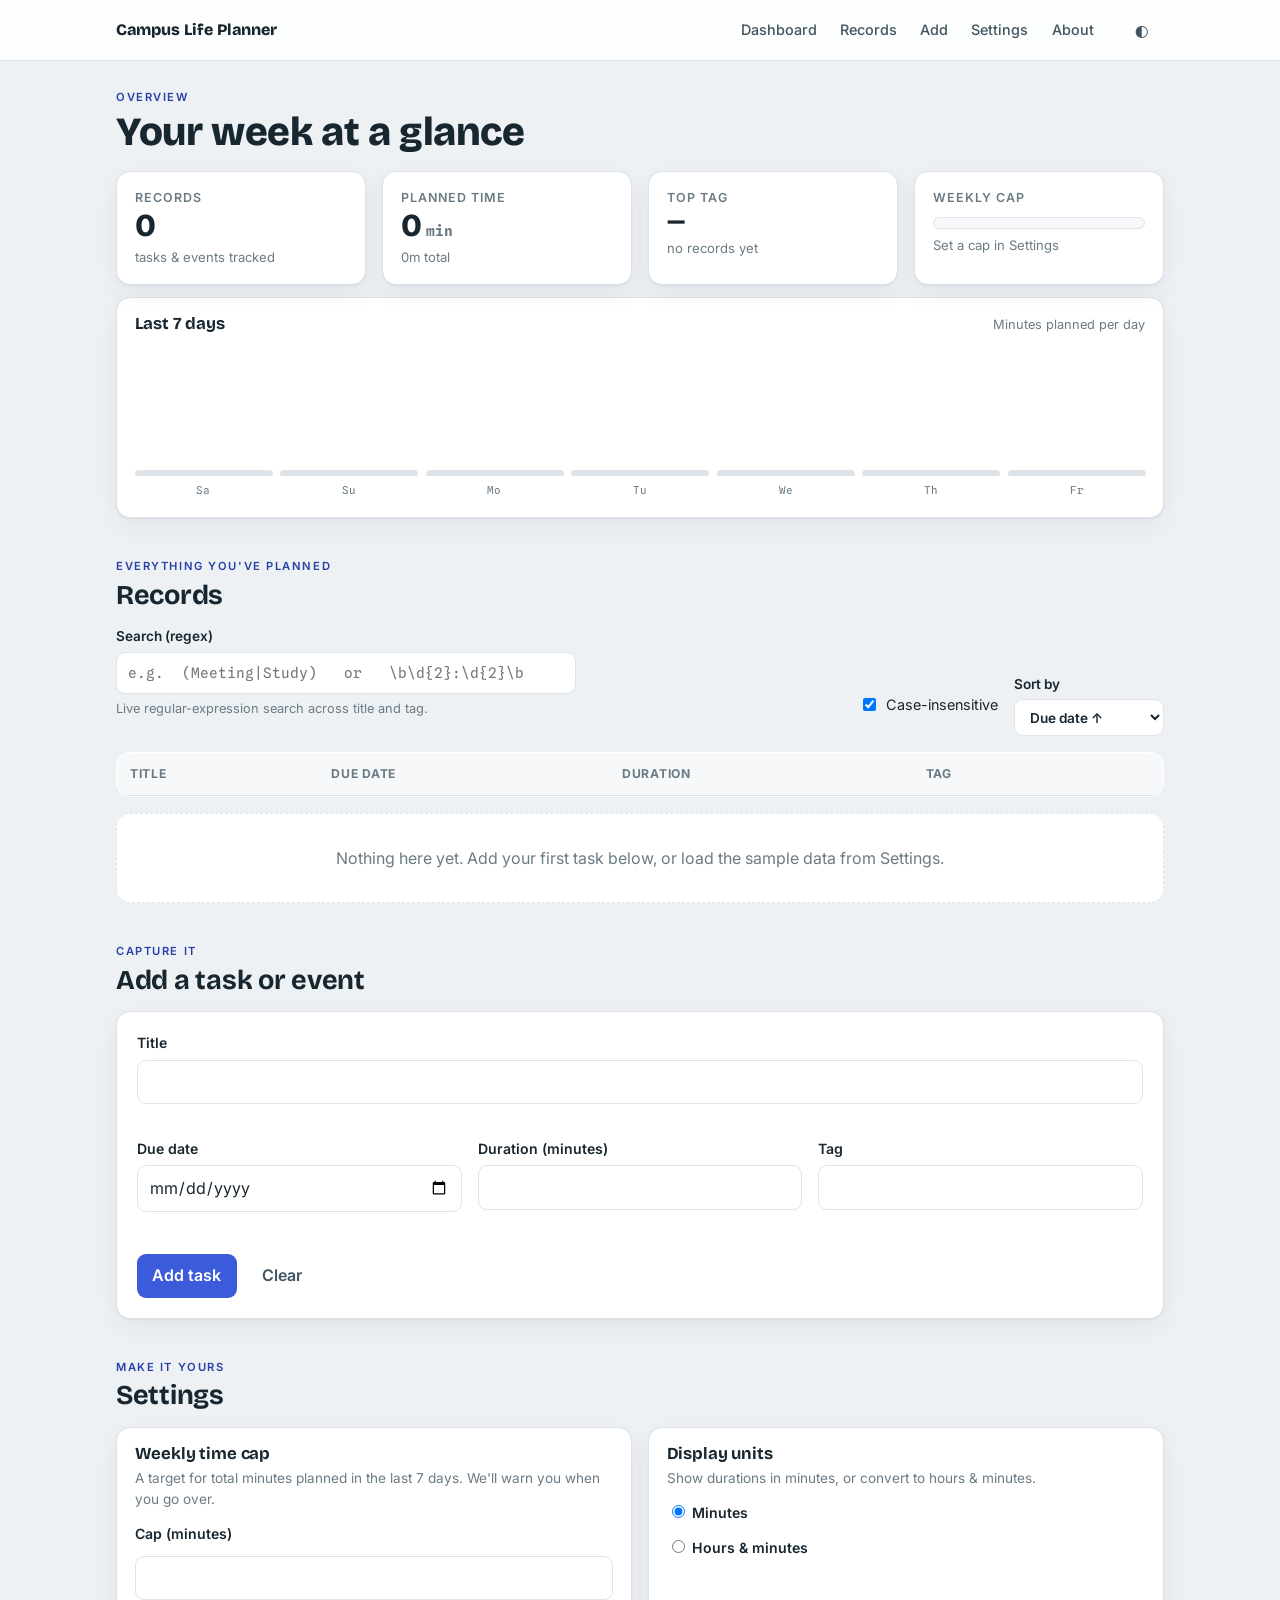
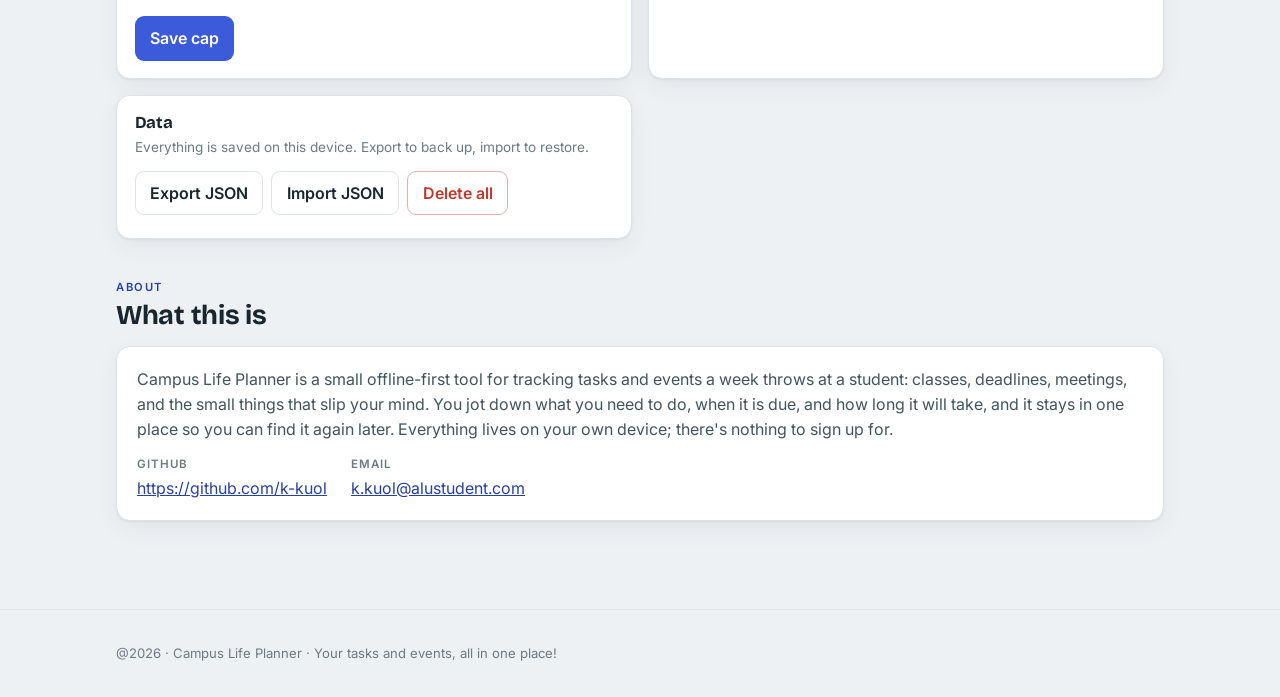
<file: index.html>
<!DOCTYPE html>
<html lang="en">
<head>
  <meta charset="UTF-8" />
  <meta name="viewport" content="width=device-width, initial-scale=1.0" />
  <meta name="description" content="Campus Life Planner — an accessible, offline-first planner for tasks and events, built with vanilla HTML, CSS, and JavaScript." />
  <title>Campus Life Planner</title>
  <link rel="icon" type="image/svg+xml" href="assets/favicon.svg" />

  <!-- Fonts -->
  <link rel="preconnect" href="https://fonts.googleapis.com" />
  <link rel="preconnect" href="https://fonts.gstatic.com" crossorigin />
  <link href="https://fonts.googleapis.com/css2?family=Bricolage+Grotesque:opsz,wght@12..96,500;12..96,700;12..96,800&family=Inter:wght@400;500;600&family=Spline+Sans+Mono:wght@500;600&display=swap" rel="stylesheet" />

  <link rel="stylesheet" href="styles/main.css" />
</head>
<body>
  <!-- Accessibility: jump straight to the work -->
  <a class="skip-link" href="#main">Skip to content</a>

  <header class="app-header">
    <div class="wrap header-inner">
      <div class="brand">
        <span class="brand-name">Campus&nbsp;Life&nbsp;Planner</span>
      </div>

      <nav class="primary-nav" aria-label="Primary">
        <ul>
          <li><a href="#dashboard">Dashboard</a></li>
          <li><a href="#records">Records</a></li>
          <li><a href="#form">Add</a></li>
          <li><a href="#settings">Settings</a></li>
          <li><a href="#about">About</a></li>
        </ul>
      </nav>

      <button id="theme-toggle" class="btn btn-ghost theme-toggle" type="button" aria-pressed="false">
        <span class="theme-icon" aria-hidden="true">◐</span>
        <span class="visually-hidden">Toggle dark theme</span>
      </button>
    </div>
  </header>

  <main id="main" class="wrap" tabindex="-1">

    <!-- Live region: status messages announced politely / assertively -->
    <div id="announcer-polite" class="visually-hidden" role="status" aria-live="polite"></div>
    <div id="announcer-assertive" class="visually-hidden" role="alert" aria-live="assertive"></div>

    <!-- ============ DASHBOARD / STATS ============ -->
    <section id="dashboard" aria-labelledby="dashboard-h">
      <div class="section-head">
        <p class="eyebrow">Overview</p>
        <h1 id="dashboard-h">Your week at a glance</h1>
      </div>

      <div class="stat-grid">
        <article class="stat-card">
          <p class="stat-label">Records</p>
          <p class="stat-value" id="stat-count">0</p>
          <p class="stat-sub">tasks &amp; events tracked</p>
        </article>

        <article class="stat-card">
          <p class="stat-label">Planned time</p>
          <p class="stat-value"><span id="stat-total">0</span><span class="stat-unit" id="stat-total-unit">min</span></p>
          <p class="stat-sub" id="stat-total-hours">0h 0m total</p>
        </article>

        <article class="stat-card">
          <p class="stat-label">Top tag</p>
          <p class="stat-value stat-value--text" id="stat-top-tag">—</p>
          <p class="stat-sub" id="stat-top-tag-sub">no records yet</p>
        </article>

        <article class="stat-card stat-card--cap">
          <p class="stat-label">Weekly cap</p>
          <div class="cap-meter" role="img" aria-labelledby="cap-status">
            <div class="cap-fill" id="cap-fill" style="width:0%"></div>
          </div>
          <p class="stat-sub" id="cap-status">Set a cap in Settings</p>
        </article>
      </div>

      <article class="week-ribbon-card">
        <div class="card-head">
          <h2>Last 7 days</h2>
          <p class="card-sub">Minutes planned per day</p>
        </div>
        <div class="week-ribbon" id="week-ribbon" aria-hidden="true"></div>
        <p class="visually-hidden" id="week-ribbon-text"></p>
      </article>
    </section>

    <!-- ============ RECORDS ============ -->
    <section id="records" aria-labelledby="records-h">
      <div class="section-head">
        <p class="eyebrow">Everything you've planned</p>
        <h2 id="records-h">Records</h2>
      </div>

      <div class="toolbar">
        <div class="search-field">
          <label for="search-input">Search (regex)</label>
          <input id="search-input" type="search" inputmode="text" autocomplete="off"
                 placeholder="e.g.  (Meeting|Study)   or   \b\d{2}:\d{2}\b" aria-describedby="search-help" />
          <p id="search-help" class="field-hint">Live regular-expression search across title and tag.</p>
          <p id="search-error" class="field-error" role="status" aria-live="polite"></p>
        </div>

        <div class="toolbar-controls">
          <label class="checkbox">
            <input id="search-flag-i" type="checkbox" checked />
            <span>Case-insensitive</span>
          </label>

          <label class="select-field">
            <span>Sort by</span>
            <select id="sort-select">
              <option value="dueDate-asc">Due date ↑</option>
              <option value="dueDate-desc">Due date ↓</option>
              <option value="title-asc">Title A→Z</option>
              <option value="title-desc">Title Z→A</option>
              <option value="duration-asc">Duration ↑</option>
              <option value="duration-desc">Duration ↓</option>
            </select>
          </label>
        </div>
      </div>

      <!-- Desktop / tablet: table. Mobile: the same rows restyle as cards via CSS. -->
      <div class="table-scroll">
        <table class="records-table" aria-describedby="records-h">
          <caption class="visually-hidden">List of planned tasks and events. Editable.</caption>
          <thead>
            <tr>
              <th scope="col">Title</th>
              <th scope="col">Due date</th>
              <th scope="col">Duration</th>
              <th scope="col">Tag</th>
              <th scope="col"><span class="visually-hidden">Actions</span></th>
            </tr>
          </thead>
          <tbody id="records-body"><!-- rows injected by ui.js --></tbody>
        </table>
      </div>

      <p id="empty-state" class="empty-state" hidden>
        Nothing here yet. Add your first task below, or load the sample data from Settings.
      </p>
    </section>

    <!-- ============ ADD / EDIT FORM ============ -->
    <section id="form" aria-labelledby="form-h">
      <div class="section-head">
        <p class="eyebrow">Capture it</p>
        <h2 id="form-h">Add a task or event</h2>
      </div>

      <form id="record-form" class="record-form" novalidate>
        <input type="hidden" id="field-id" />

        <div class="form-row">
          <label for="field-title">Title</label>
          <input id="field-title" name="title" type="text" autocomplete="off"
                 aria-describedby="err-title" required />
          <p class="field-error" id="err-title" aria-live="polite"></p>
        </div>

        <div class="form-grid">
          <div class="form-row">
            <label for="field-dueDate">Due date</label>
            <input id="field-dueDate" name="dueDate" type="date" aria-describedby="err-dueDate" required />
            <p class="field-error" id="err-dueDate" aria-live="polite"></p>
          </div>

          <div class="form-row">
            <label for="field-duration">Duration (minutes)</label>
            <input id="field-duration" name="duration" type="text" inputmode="decimal"
                   autocomplete="off" aria-describedby="err-duration" required />
            <p class="field-error" id="err-duration" aria-live="polite"></p>
          </div>

          <div class="form-row">
            <label for="field-tag">Tag</label>
            <input id="field-tag" name="tag" type="text" list="tag-suggestions"
                   autocomplete="off" aria-describedby="err-tag" required />
            <datalist id="tag-suggestions"></datalist>
            <p class="field-error" id="err-tag" aria-live="polite"></p>
          </div>
        </div>

        <div class="form-actions">
          <button type="submit" id="submit-btn" class="btn btn-primary">Add task</button>
          <button type="button" id="reset-btn" class="btn btn-ghost">Clear</button>
          <span id="edit-indicator" class="edit-indicator" hidden>Editing existing record</span>
        </div>
      </form>
    </section>

    <!-- ============ SETTINGS ============ -->
    <section id="settings" aria-labelledby="settings-h">
      <div class="section-head">
        <p class="eyebrow">Make it yours</p>
        <h2 id="settings-h">Settings</h2>
      </div>

      <div class="settings-grid">
        <article class="panel">
          <h3>Weekly time cap</h3>
          <p class="panel-sub">A target for total minutes planned in the last 7 days. We'll warn you when you go over.</p>
          <div class="form-row inline">
            <label for="cap-input">Cap (minutes)</label>
            <input id="cap-input" type="text" inputmode="numeric" autocomplete="off" />
          </div>
          <button id="save-cap" class="btn btn-primary" type="button">Save cap</button>
        </article>

        <article class="panel">
          <h3>Display units</h3>
          <p class="panel-sub">Show durations in minutes, or convert to hours &amp; minutes.</p>
          <fieldset class="radio-set">
            <legend class="visually-hidden">Duration units</legend>
            <label class="radio"><input type="radio" name="units" value="minutes" checked /> <span>Minutes</span></label>
            <label class="radio"><input type="radio" name="units" value="hours" /> <span>Hours &amp; minutes</span></label>
          </fieldset>
        </article>

        <article class="panel">
          <h3>Data</h3>
          <p class="panel-sub">Everything is saved on this device. Export to back up, import to restore.</p>
          <div class="button-cluster">
            <button id="export-btn" class="btn btn-secondary" type="button">Export JSON</button>
            <button id="import-btn" class="btn btn-secondary" type="button">Import JSON</button>
            <button id="clear-btn" class="btn btn-danger" type="button">Delete all</button>
            <input id="import-file" type="file" accept="application/json,.json" class="visually-hidden" />
          </div>
          <p id="data-status" class="field-hint" role="status" aria-live="polite"></p>
        </article>
      </div>
    </section>

    <!-- ============ ABOUT ============ -->
    <section id="about" aria-labelledby="about-h">
      <div class="section-head">
        <p class="eyebrow">About</p>
        <h2 id="about-h">What this is</h2>
      </div>
      <div class="about-body">
        <p>
          Campus Life Planner is a small offline-first tool for tracking tasks and events a week throws at a student: classes, deadlines, meetings, and the small things that slip your mind. You jot down what you need to do, when it is due, and how long it will take, and it stays in one place so you can find it again later. Everything lives on your own device; there's nothing to sign up for.
        </p> 
        <dl class="contact">
          <div><dt>GitHub</dt><dd><a id="gh-link" href="https://github.com/k-kuol" rel="noopener">https://github.com/k-kuol</a></dd></div>
          <div><dt>Email</dt><dd><a href="mailto:k.kuol@alustudent.com">k.kuol@alustudent.com</a></dd></div>
        </dl>
      </div>
    </section>
  </main>

  <footer class="app-footer">
    <div class="wrap">
      <p>@2026 · Campus Life Planner · Your tasks and events, all in one place!</p>
    </div>
  </footer>

  <!-- Confirm-delete dialog (native, accessible) -->
  <dialog id="confirm-dialog" class="confirm-dialog">
    <form method="dialog">
      <h2 id="confirm-title">Delete this record?</h2>
      <p id="confirm-body">This can't be undone.</p>
      <div class="form-actions">
        <button value="cancel" class="btn btn-ghost">Cancel</button>
        <button value="confirm" id="confirm-delete" class="btn btn-danger">Delete</button>
      </div>
    </form>
  </dialog>

  <script type="module" src="scripts/app.js"></script>
</body>
</html>
</file>
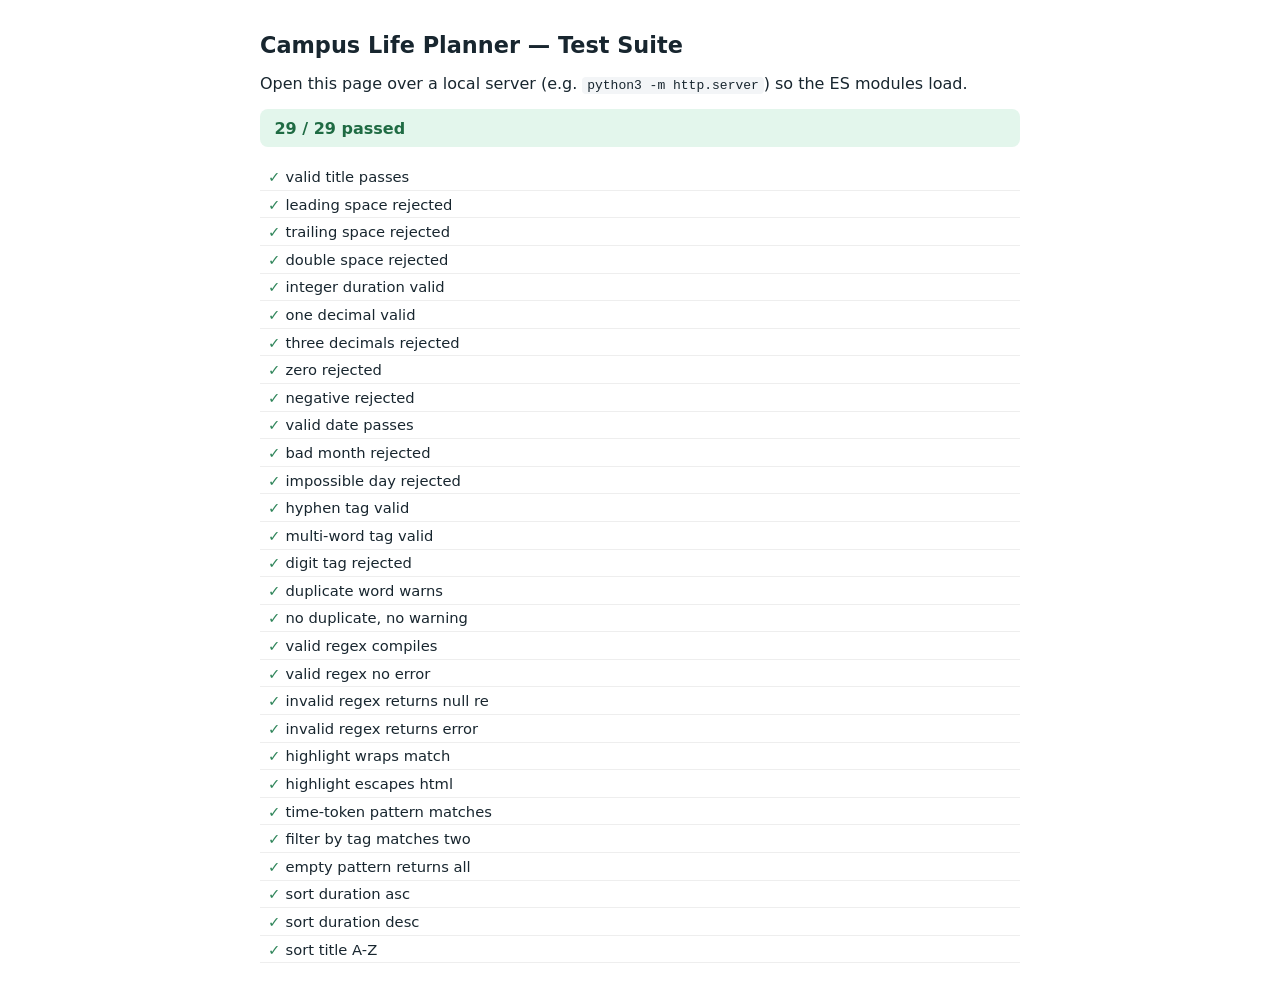
<file: tests.html>
<!DOCTYPE html>
<html lang="en">
<head>
  <meta charset="UTF-8" />
  <meta name="viewport" content="width=device-width, initial-scale=1.0" />
  <title>Campus Life Planner — Tests</title>
  <style>
    body { font-family: system-ui, sans-serif; max-width: 760px; margin: 2rem auto; padding: 0 1rem; color: #18262f; }
    h1 { font-size: 1.4rem; }
    .summary { font-weight: 700; padding: .6rem .9rem; border-radius: 8px; margin: 1rem 0; }
    .all-pass { background: #e3f6ec; color: #1f6b43; }
    .some-fail { background: #fdecea; color: #a32218; }
    ul { list-style: none; padding: 0; }
    li { padding: .3rem .5rem; border-bottom: 1px solid #eee; font-size: .92rem; }
    .pass::before { content: "✓ "; color: #2f855a; font-weight: 700; }
    .fail::before { content: "✗ "; color: #c0392b; font-weight: 700; }
    .fail { color: #c0392b; }
    code { background: #f3f5f7; padding: .05rem .3rem; border-radius: 4px; }
  </style>
</head>
<body>
  <h1>Campus Life Planner — Test Suite</h1>
  <p>Open this page over a local server (e.g. <code>python3 -m http.server</code>) so the ES modules load.</p>
  <div id="summary" class="summary">Running…</div>
  <ul id="results"></ul>

  <script type="module">
    import { validateTitle, validateDuration, validateDate, validateTag, duplicateWordWarning } from './scripts/validators.js';
    import { compileRegex, highlight, filterRecords } from './scripts/search.js';
    import { sortRecords } from './scripts/state.js';

    const results = [];
    const eq = (name, got, want) => results.push({ name, ok: JSON.stringify(got) === JSON.stringify(want), got, want });
    const truthy = (name, got) => results.push({ name, ok: !!got, got, want: 'truthy' });
    const falsy = (name, got) => results.push({ name, ok: !got, got, want: 'falsy/empty' });

    /* ---- validators ---- */
    falsy('valid title passes', validateTitle('Read chapter 3'));
    truthy('leading space rejected', validateTitle(' Read'));
    truthy('trailing space rejected', validateTitle('Read '));
    truthy('double space rejected', validateTitle('Read  chapter'));
    falsy('integer duration valid', validateDuration('90'));
    falsy('one decimal valid', validateDuration('1.5'));
    truthy('three decimals rejected', validateDuration('1.555'));
    truthy('zero rejected', validateDuration('0'));
    truthy('negative rejected', validateDuration('-5'));
    falsy('valid date passes', validateDate('2026-06-15'));
    truthy('bad month rejected', validateDate('2026-13-01'));
    truthy('impossible day rejected', validateDate('2026-02-30'));
    falsy('hyphen tag valid', validateTag('Self-Study'));
    falsy('multi-word tag valid', validateTag('Group Work'));
    truthy('digit tag rejected', validateTag('Study1'));
    truthy('duplicate word warns', duplicateWordWarning('the the lecture'));
    falsy('no duplicate, no warning', duplicateWordWarning('lecture notes'));

    /* ---- search ---- */
    truthy('valid regex compiles', compileRegex('lab|exam').re);
    falsy('valid regex no error', compileRegex('lab|exam').error);
    falsy('invalid regex returns null re', compileRegex('(unclosed').re);
    truthy('invalid regex returns error', compileRegex('(unclosed').error);
    eq('highlight wraps match', highlight('Coffee break', compileRegex('coffee').re), '<mark>Coffee</mark> break');
    eq('highlight escapes html', highlight('<script>x', null), '&lt;script&gt;x');
    eq('time-token pattern matches', !!'meet 14:30'.match(/\b\d{2}:\d{2}\b/), true);

    const sample = [
      { title: 'Lab', tag: 'Study', duration: 30, dueDate: '2026-06-10' },
      { title: 'Exam prep', tag: 'Study', duration: 60, dueDate: '2026-06-12' },
      { title: 'Coffee', tag: 'Social', duration: 15, dueDate: '2026-06-11' },
    ];
    eq('filter by tag matches two', filterRecords(sample, compileRegex('study').re).length, 2);
    eq('empty pattern returns all', filterRecords(sample, null).length, 3);

    /* ---- sorting ---- */
    eq('sort duration asc', sortRecords(sample, 'duration', 'asc').map(r => r.duration), [15, 30, 60]);
    eq('sort duration desc', sortRecords(sample, 'duration', 'desc').map(r => r.duration), [60, 30, 15]);
    eq('sort title A-Z', sortRecords(sample, 'title', 'asc').map(r => r.title), ['Coffee', 'Exam prep', 'Lab']);

    /* ---- render ---- */
    const passed = results.filter(r => r.ok).length;
    const total = results.length;
    const summary = document.getElementById('summary');
    summary.textContent = `${passed} / ${total} passed`;
    summary.className = 'summary ' + (passed === total ? 'all-pass' : 'some-fail');

    const ul = document.getElementById('results');
    results.forEach(r => {
      const li = document.createElement('li');
      li.className = r.ok ? 'pass' : 'fail';
      li.textContent = r.ok ? r.name : `${r.name} — got ${JSON.stringify(r.got)}, wanted ${JSON.stringify(r.want)}`;
      ul.appendChild(li);
    });
  </script>
</body>
</html>
</file>
<file: styles/main.css>
/* =========================================================================
   Campus Life Planner — styles/main.css
   Mobile-first. Breakpoints at ~360 (base), 768 (tablet), 1024 (desktop).
   ========================================================================= */

/* ---- Design tokens ---- */
:root {
  --paper:      #eef1f4;
  --surface:    #ffffff;
  --surface-2:  #f6f8fa;
  --ink:        #18262f;
  --ink-soft:   #41545f;
  --muted:      #6b7b85;
  --line:       #dde3e8;
  --accent:     #3b5bdb;   /* confident, calm blue */
  --accent-ink: #2740a8;
  --accent-soft:#e7ecfd;
  --under:      #2f855a;   /* within cap */
  --over:       #c2410c;   /* past cap */
  --danger:     #c0392b;
  --mark:       #fde68a;   /* search highlight */

  --radius:   14px;
  --radius-sm:9px;
  --shadow:   0 1px 2px rgba(24,38,47,.06), 0 8px 24px rgba(24,38,47,.06);
  --shadow-lift: 0 2px 6px rgba(24,38,47,.10), 0 14px 36px rgba(24,38,47,.12);

  --font-display: "Bricolage Grotesque", system-ui, sans-serif;
  --font-body:    "Inter", system-ui, -apple-system, sans-serif;
  --font-mono:    "Spline Sans Mono", ui-monospace, "SF Mono", monospace;

  --maxw: 1080px;
  --step: clamp(.9rem, .85rem + .3vw, 1rem);
}

[data-theme="dark"] {
  --paper:      #0f1620;
  --surface:    #182230;
  --surface-2:  #1f2b3a;
  --ink:        #eaf0f5;
  --ink-soft:   #b9c6d1;
  --muted:      #8fa1ae;
  --line:       #2a394a;
  --accent:     #7d97ff;
  --accent-ink: #aebeff;
  --accent-soft:#26334d;
  --under:      #4ade80;
  --over:       #fb923c;
  --danger:     #f87171;
  --mark:       #b59100;
  --shadow:     0 1px 2px rgba(0,0,0,.4), 0 8px 24px rgba(0,0,0,.35);
  --shadow-lift:0 2px 6px rgba(0,0,0,.45), 0 14px 36px rgba(0,0,0,.5);
}

/* ---- Reset-ish ---- */
*, *::before, *::after { box-sizing: border-box; }
html { -webkit-text-size-adjust: 100%; scroll-behavior: smooth; scroll-padding-top: 76px; }
body {
  margin: 0;
  background: var(--paper);
  color: var(--ink);
  font-family: var(--font-body);
  font-size: var(--step);
  line-height: 1.55;
  -webkit-font-smoothing: antialiased;
}
h1, h2, h3 { font-family: var(--font-display); line-height: 1.12; letter-spacing: -.01em; margin: 0; }
a { color: var(--accent-ink); }
img { max-width: 100%; }

.wrap { width: 100%; max-width: var(--maxw); margin-inline: auto; padding-inline: 1rem; }

/* ---- Accessibility helpers ---- */
.visually-hidden {
  position: absolute !important; width: 1px; height: 1px;
  padding: 0; margin: -1px; overflow: hidden; clip: rect(0 0 0 0);
  white-space: nowrap; border: 0;
}
.skip-link {
  position: absolute; left: 1rem; top: -3rem; z-index: 50;
  background: var(--accent); color: #fff; padding: .6rem 1rem;
  border-radius: 0 0 var(--radius-sm) var(--radius-sm); font-weight: 600;
  transition: top .15s ease;
}
.skip-link:focus { top: 0; }

:where(a, button, input, select, textarea, [tabindex]):focus-visible {
  outline: 3px solid var(--accent);
  outline-offset: 2px;
  border-radius: 4px;
}

/* ---- Header / nav ---- */
.app-header {
  position: sticky; top: 0; z-index: 40;
  background: color-mix(in srgb, var(--surface) 88%, transparent);
  backdrop-filter: blur(8px);
  border-bottom: 1px solid var(--line);
}
.header-inner { display: flex; align-items: center; gap: 1rem; min-height: 60px; }
.brand { display: flex; align-items: center; gap: .5rem; font-family: var(--font-display); font-weight: 800; }
.brand-mark { color: var(--accent); font-size: 1.25rem; }
.brand-name { font-size: 1rem; }
.primary-nav { margin-left: auto; }
.primary-nav ul { display: flex; gap: .25rem; list-style: none; margin: 0; padding: 0; flex-wrap: wrap; }
.primary-nav a {
  display: inline-block; padding: .4rem .6rem; border-radius: var(--radius-sm);
  color: var(--ink-soft); text-decoration: none; font-weight: 500; font-size: .9rem;
  transition: background .15s ease, color .15s ease;
}
.primary-nav a:hover { background: var(--accent-soft); color: var(--accent-ink); }
.theme-toggle { padding: .4rem .55rem; }

/* ---- Buttons ---- */
.btn {
  font: inherit; font-weight: 600; cursor: pointer;
  border: 1px solid transparent; border-radius: var(--radius-sm);
  padding: .55rem .9rem; transition: transform .08s ease, background .15s ease, box-shadow .15s ease, border-color .15s ease;
}
.btn:active { transform: translateY(1px); }
.btn-primary { background: var(--accent); color: #fff; }
.btn-primary:hover { background: var(--accent-ink); }
.btn-secondary { background: var(--surface); color: var(--ink); border-color: var(--line); }
.btn-secondary:hover { border-color: var(--accent); color: var(--accent-ink); }
.btn-ghost { background: transparent; color: var(--ink-soft); border-color: transparent; }
.btn-ghost:hover { background: var(--surface-2); color: var(--ink); }
.btn-danger { background: transparent; color: var(--danger); border-color: color-mix(in srgb, var(--danger) 40%, transparent); }
.btn-danger:hover { background: color-mix(in srgb, var(--danger) 12%, transparent); }

/* ---- Sections ---- */
main { padding-block: 1.75rem 3rem; }
section { margin-bottom: 2.5rem; scroll-margin-top: 76px; }
.section-head { margin-bottom: 1rem; }
.eyebrow {
  text-transform: uppercase; letter-spacing: .14em; font-size: .7rem;
  font-weight: 600; color: var(--accent-ink); margin: 0 0 .25rem;
}
#dashboard-h { font-size: clamp(1.7rem, 1.3rem + 2vw, 2.5rem); font-weight: 800; }
section h2 { font-size: clamp(1.3rem, 1.1rem + 1vw, 1.7rem); font-weight: 700; }

/* ---- Stat grid (mobile-first: 1 col) ---- */
.stat-grid { display: grid; grid-template-columns: 1fr; gap: .75rem; }
.stat-card {
  background: var(--surface); border: 1px solid var(--line); border-radius: var(--radius);
  padding: 1rem 1.1rem; box-shadow: var(--shadow);
}
.stat-label { margin: 0; color: var(--muted); font-size: .78rem; text-transform: uppercase; letter-spacing: .08em; font-weight: 600; }
.stat-value { margin: .15rem 0 0; font-family: var(--font-display); font-weight: 800; font-size: 2rem; line-height: 1; }
.stat-value--text { font-size: 1.4rem; }
.stat-unit { font-size: .9rem; color: var(--muted); margin-left: .25rem; font-family: var(--font-mono); }
.stat-sub { margin: .35rem 0 0; color: var(--muted); font-size: .82rem; }

.cap-meter {
  margin-top: .6rem; height: 12px; border-radius: 999px;
  background: var(--surface-2); border: 1px solid var(--line); overflow: hidden;
}
.cap-fill {
  height: 100%; width: 0%; background: var(--under);
  transition: width .5s cubic-bezier(.22,.61,.36,1), background .3s ease;
}
.cap-fill.over { background: var(--over); }

/* ---- Week ribbon (signature element) ---- */
.week-ribbon-card {
  margin-top: .75rem; background: var(--surface); border: 1px solid var(--line);
  border-radius: var(--radius); padding: 1.1rem; box-shadow: var(--shadow);
}
.card-head { display: flex; align-items: baseline; justify-content: space-between; gap: 1rem; margin-bottom: .9rem; }
.card-head h2 { font-size: 1.05rem; }
.card-sub { margin: 0; color: var(--muted); font-size: .8rem; }
.week-ribbon {
  display: grid; grid-template-columns: repeat(7, 1fr); gap: .5rem; align-items: end;
  height: 120px;
}
.ribbon-day { display: flex; flex-direction: column; align-items: center; gap: .4rem; height: 100%; justify-content: flex-end; }
.ribbon-bar {
  width: 100%; background: linear-gradient(var(--accent), var(--accent-ink));
  border-radius: 6px 6px 3px 3px; min-height: 3px;
  transform-origin: bottom; animation: grow .5s cubic-bezier(.22,.61,.36,1) both;
}
.ribbon-bar.empty { background: var(--line); }
.ribbon-label { font-size: .68rem; color: var(--muted); font-family: var(--font-mono); }
@keyframes grow { from { transform: scaleY(0); } to { transform: scaleY(1); } }

/* ---- Toolbar / search ---- */
.toolbar { display: flex; flex-direction: column; gap: 1rem; margin-bottom: 1rem; }
.search-field label { display: block; font-weight: 600; font-size: .85rem; margin-bottom: .3rem; }
.toolbar-controls { display: flex; flex-wrap: wrap; gap: 1rem; align-items: center; }

input[type="text"], input[type="search"], input[type="date"], select {
  width: 100%; font: inherit; color: var(--ink); background: var(--surface);
  border: 1px solid var(--line); border-radius: var(--radius-sm); padding: .55rem .7rem;
  transition: border-color .15s ease, box-shadow .15s ease;
}
input:focus, select:focus { border-color: var(--accent); box-shadow: 0 0 0 3px var(--accent-soft); outline: none; }
input[aria-invalid="true"] { border-color: var(--danger); }
#search-input { font-family: var(--font-mono); font-size: .9rem; }

.checkbox, .radio { display: inline-flex; align-items: center; gap: .45rem; font-size: .9rem; cursor: pointer; }
.select-field { display: inline-flex; flex-direction: column; gap: .25rem; font-size: .85rem; font-weight: 600; }
.select-field select { min-width: 150px; }

.field-hint { margin: .3rem 0 0; color: var(--muted); font-size: .8rem; }
.field-error { margin: .3rem 0 0; color: var(--danger); font-size: .82rem; min-height: 1em; font-weight: 500; }

/* ---- Records table ---- */
.table-scroll { overflow-x: auto; border-radius: var(--radius); }
.records-table { width: 100%; border-collapse: collapse; background: var(--surface); }
.records-table thead { display: none; } /* hidden on mobile; cards take over */
.records-table th, .records-table td { text-align: left; padding: .7rem .8rem; }

/* Mobile: each row is a card */
.records-table tbody tr {
  display: grid; grid-template-columns: 1fr auto; gap: .25rem .75rem;
  padding: .9rem 1rem; margin-bottom: .65rem;
  background: var(--surface); border: 1px solid var(--line);
  border-radius: var(--radius); box-shadow: var(--shadow);
  transition: box-shadow .15s ease, transform .15s ease;
}
.records-table tbody tr:hover { box-shadow: var(--shadow-lift); }
.records-table td { padding: 0; border: 0; }
.records-table td[data-label]::before {
  content: attr(data-label); display: block;
  font-size: .68rem; text-transform: uppercase; letter-spacing: .06em;
  color: var(--muted); font-weight: 600;
}
.cell-title { grid-column: 1 / -1; font-weight: 600; font-size: 1.02rem; }
.cell-title mark, .cell-tag mark { background: var(--mark); color: inherit; border-radius: 3px; padding: 0 .1em; }
.cell-duration { font-family: var(--font-mono); }
.cell-tag .tag-chip {
  display: inline-block; padding: .15rem .55rem; border-radius: 999px;
  background: var(--accent-soft); color: var(--accent-ink); font-size: .78rem; font-weight: 600;
}
.cell-actions { grid-column: 1 / -1; display: flex; gap: .5rem; margin-top: .35rem; }
.icon-btn {
  font: inherit; font-size: .82rem; font-weight: 600; cursor: pointer;
  background: var(--surface-2); border: 1px solid var(--line); color: var(--ink-soft);
  border-radius: var(--radius-sm); padding: .35rem .7rem;
  transition: border-color .15s ease, color .15s ease;
}
.icon-btn:hover { border-color: var(--accent); color: var(--accent-ink); }
.icon-btn.delete:hover { border-color: var(--danger); color: var(--danger); }

.empty-state {
  text-align: center; color: var(--muted); background: var(--surface);
  border: 1px dashed var(--line); border-radius: var(--radius); padding: 2rem 1rem;
}

/* ---- Form ---- */
.record-form {
  background: var(--surface); border: 1px solid var(--line);
  border-radius: var(--radius); padding: 1.25rem; box-shadow: var(--shadow);
}
.form-row { margin-bottom: 1rem; }
.form-row label, .panel label, .radio-set legend { display: block; font-weight: 600; font-size: .88rem; margin-bottom: .35rem; }
.form-row.inline { display: flex; flex-direction: column; gap: .35rem; }
.form-grid { display: grid; grid-template-columns: 1fr; gap: 0 1rem; }
.form-actions { display: flex; flex-wrap: wrap; align-items: center; gap: .6rem; margin-top: .5rem; }
.edit-indicator { color: var(--accent-ink); font-size: .85rem; font-weight: 600; }

/* ---- Settings ---- */
.settings-grid { display: grid; grid-template-columns: 1fr; gap: 1rem; }
.panel { background: var(--surface); border: 1px solid var(--line); border-radius: var(--radius); padding: 1.1rem; box-shadow: var(--shadow); }
.panel h3 { font-size: 1.05rem; margin-bottom: .25rem; }
.panel-sub { margin: 0 0 .8rem; color: var(--muted); font-size: .85rem; }
.radio-set { border: 0; padding: 0; margin: 0; display: flex; flex-direction: column; gap: .5rem; }
.button-cluster { display: flex; flex-wrap: wrap; gap: .5rem; }

/* ---- About ---- */
.about-body { background: var(--surface); border: 1px solid var(--line); border-radius: var(--radius); padding: 1.25rem; box-shadow: var(--shadow); }
.about-body p { margin: 0 0 .9rem; max-width: none; color: var(--ink-soft); }
.contact { display: flex; flex-wrap: wrap; gap: 1.5rem; margin: .5rem 0 0; }
.contact dt { font-size: .72rem; text-transform: uppercase; letter-spacing: .08em; color: var(--muted); font-weight: 600; }
.contact dd { margin: .1rem 0 0; }

/* ---- Footer ---- */
.app-footer { border-top: 1px solid var(--line); padding-block: 1.25rem; color: var(--muted); font-size: .82rem; }

/* ---- Dialog ---- */
.confirm-dialog { border: 1px solid var(--line); border-radius: var(--radius); padding: 1.5rem; max-width: 380px; box-shadow: var(--shadow-lift); color: var(--ink); background: var(--surface); }
.confirm-dialog::backdrop { background: rgba(12,18,26,.45); backdrop-filter: blur(2px); }
.confirm-dialog h2 { font-size: 1.2rem; margin-bottom: .4rem; }
.confirm-dialog p { margin: 0 0 1.1rem; color: var(--ink-soft); }

/* =========================================================================
   Breakpoint: tablet (≥768px)
   ========================================================================= */
@media (min-width: 768px) {
  .stat-grid { grid-template-columns: repeat(2, 1fr); gap: 1rem; }
  .form-grid { grid-template-columns: repeat(3, 1fr); }
  .settings-grid { grid-template-columns: repeat(2, 1fr); }
  .toolbar { flex-direction: row; align-items: flex-end; justify-content: space-between; }
  .search-field { flex: 1; max-width: 460px; }
  .week-ribbon { height: 150px; }
}

/* =========================================================================
   Breakpoint: desktop (≥1024px) — table reverts to a real table
   ========================================================================= */
@media (min-width: 1024px) {
  .stat-grid { grid-template-columns: repeat(4, 1fr); }

  .records-table { border: 1px solid var(--line); border-radius: var(--radius); overflow: hidden; }
  .records-table thead { display: table-header-group; background: var(--surface-2); }
  .records-table th { font-size: .76rem; text-transform: uppercase; letter-spacing: .06em; color: var(--muted); border-bottom: 1px solid var(--line); }
  .records-table tbody tr {
    display: table-row; box-shadow: none; border: 0; border-bottom: 1px solid var(--line);
    border-radius: 0; padding: 0; margin: 0; background: var(--surface);
  }
  .records-table tbody tr:last-child { border-bottom: 0; }
  .records-table tbody tr:hover { box-shadow: none; background: var(--surface-2); transform: none; }
  .records-table td { display: table-cell; padding: .7rem .8rem; vertical-align: middle; }
  .records-table td[data-label]::before { content: none; }
  .cell-title { font-size: inherit; }
  .cell-actions { grid-column: auto; margin: 0; justify-content: flex-end; }
}

/* ---- Reduced motion ---- */
@media (prefers-reduced-motion: reduce) {
  *, *::before, *::after { animation-duration: .001ms !important; animation-iteration-count: 1 !important; transition-duration: .001ms !important; scroll-behavior: auto !important; }
}
</file>
